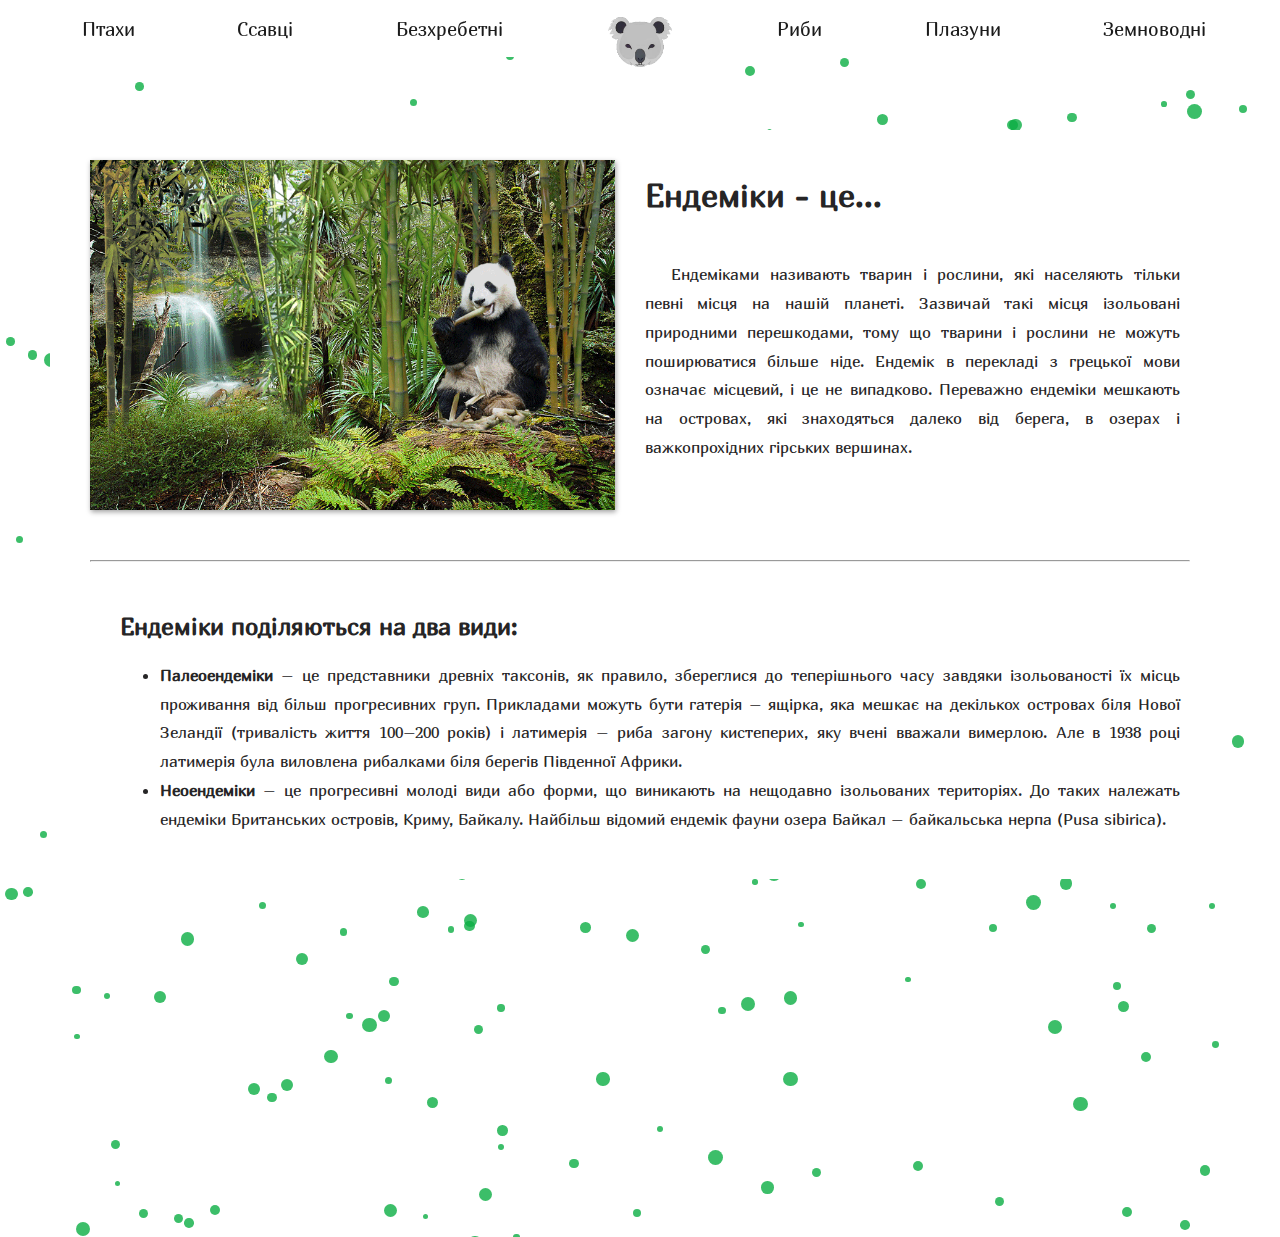
<file: index.html>
<!DOCTYPE html>
<html lang="en">

<head>
    <meta charset="UTF-8">
    <meta name="viewport" content="width=device-width, initial-scale=1.0">
    <link rel="stylesheet" href="styles\styles.css">
    <link rel="icon" type="image/png" href="Logo.png">
    <title>Endemicus</title>
</head>

<body>
    <header>
        <a href="birds.html">Птахи</a>
        <a href="mammals.html">Ссавці</a>
        <a href="invertabrate.html">Безхребетні</a>

        <a href="invertabrate.html" class="arrows"><img src="arrow.png" alt="" height="30px"></a>
        <div class="idk-container">
            <div class="rect" height="50px"></div>
            <div class="logo-container">
                <a href="index.html" class="logo"><img src="Logo.png" alt="*Homepage image*" height="50px"></a>
                <div class="logo-circle"></div>

            </div>
            <div class="rect" height="50px"></div>
        </div>
        <a href="fish.html" class="arrows"><img src="arrow.png" alt="" height="30px" style="transform: rotate(180deg);"></a>

        <a href="fish.html">Риби</a>
        <a href="reptiles.html">Плазуни</a>
        <a href="amphibian.html">Земноводні</a>


    </header>

    <div class="container">

        <div class="infopart">
            <!-- <img src="image.png" height="250px"> -->
            <img src="GIF.gif" height="350px">

            <div class="infosubpart">
                <h1>Ендеміки - це...</h1>
                <p>Ендеміками називають тварин і рослини, які населяють тільки певні місця на нашій планеті. Зазвичай
                    такі
                    місця ізольовані природними перешкодами, тому що тварини і рослини не можуть поширюватися більше
                    ніде.
                    Ендемік в перекладі з грецької мови означає місцевий, і це не випадково.
                    Переважно ендеміки мешкають на островах, які знаходяться далеко від берега, в озерах і
                    важкопрохідних
                    гірських вершинах.</p>
            </div>
        </div>

        <hr>

        <div class="infosubpart">
            <h2>Ендеміки поділяються на два види:</h2>
            <ul>
                <li><strong>Палеоендеміки</strong>

                    – це представники древніх таксонів, як правило, збереглися до теперішнього часу завдяки
                    ізольованості їх
                    місць проживання від більш прогресивних груп. Прикладами можуть бути гатерія – ящірка, яка мешкає на
                    декількох островах біля Нової Зеландії (тривалість життя 100–200 років) і латимерія – риба загону
                    кистеперих, яку вчені вважали вимерлою. Але в 1938 році латимерія була виловлена ​​рибалками біля
                    берегів Південної Африки.</li>
                <li><strong>Неоендеміки</strong>
                    – це прогресивні молоді види або форми, що виникають на нещодавно ізольованих територіях. До таких
                    належать ендеміки Британських островів, Криму, Байкалу. Найбільш відомий ендемік фауни озера Байкал
                    –
                    байкальська нерпа (Pusa sibirica).</li>
            </ul>
        </div>
    </div>
    <div class="justfield"></div>

    <script type="text/javascript" src="javascript\headerScrollHightlight.js"></script>
    <script type="text/javascript" src="javascript\particles.js"></script>



</body>

</html>
</file>
